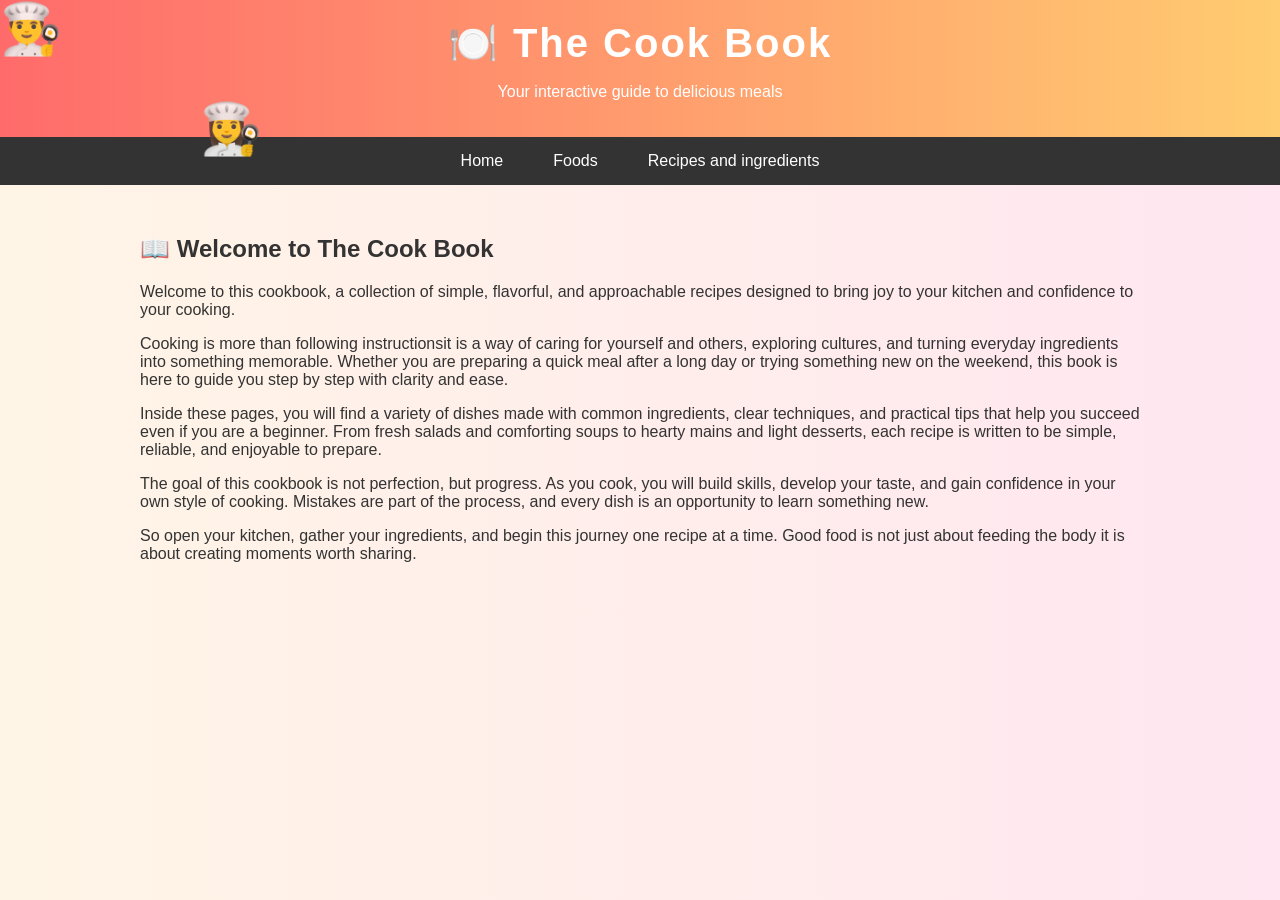
<file: index.html>
<!DOCTYPE html>
<html>
<head>
    <title>The Cook Book</title>
    <link rel="stylesheet" href="style.css">

    <style>
        /* FLOATING CHEF EMOJI */
        .chef {
            position: fixed;
            font-size: 50px;
            animation: floatChef 6s infinite ease-in-out;
            z-index: 999;
            opacity: 0.9;
        }

        @keyframes floatChef {
            0%   { transform: translate(0,0) rotate(0deg); }
            25%  { transform: translate(80px,120px) rotate(20deg); }
            50%  { transform: translate(200px,50px) rotate(-20deg); }
            75%  { transform: translate(120px,200px) rotate(15deg); }
            100% { transform: translate(0,0) rotate(0deg); }
        }
    </style>
</head>

<body>

<!-- Floating chef emojis -->
<div class="chef">👨‍🍳</div>
<div class="chef" style="top:100px; left:200px; animation-duration:8s;">👩‍🍳</div>

<header>
    <h1>🍽️ The Cook Book</h1>
    <p>Your interactive guide to delicious meals</p>
</header>

<nav>
    <a href="index.html">Home</a>
    <a href="jquery.html">Foods</a>
    <a href="ajax.html">Recipes and ingredients</a>
</nav>

<div class="container">

    <h2>📖 Welcome to The Cook Book</h2>

    <p>
        Welcome to this cookbook, a collection of simple, flavorful, and approachable recipes
        designed to bring joy to your kitchen and confidence to your cooking.
    </p>

    <p>
        Cooking is more than following instructionsit is a way of caring for yourself and others,
        exploring cultures, and turning everyday ingredients into something memorable.
        Whether you are preparing a quick meal after a long day or trying something new on the weekend,
        this book is here to guide you step by step with clarity and ease.
    </p>

    <p>
        Inside these pages, you will find a variety of dishes made with common ingredients, clear techniques,
        and practical tips that help you succeed even if you are a beginner.
        From fresh salads and comforting soups to hearty mains and light desserts,
        each recipe is written to be simple, reliable, and enjoyable to prepare.
    </p>

    <p>
        The goal of this cookbook is not perfection, but progress. As you cook, you will build skills,
        develop your taste, and gain confidence in your own style of cooking.
        Mistakes are part of the process, and every dish is an opportunity to learn something new.
    </p>

    <p>
        So open your kitchen, gather your ingredients, and begin this journey one recipe at a time.
        Good food is not just about feeding the body it is about creating moments worth sharing.
    </p>

    </div>

</div>

</body>
</html>
</file>
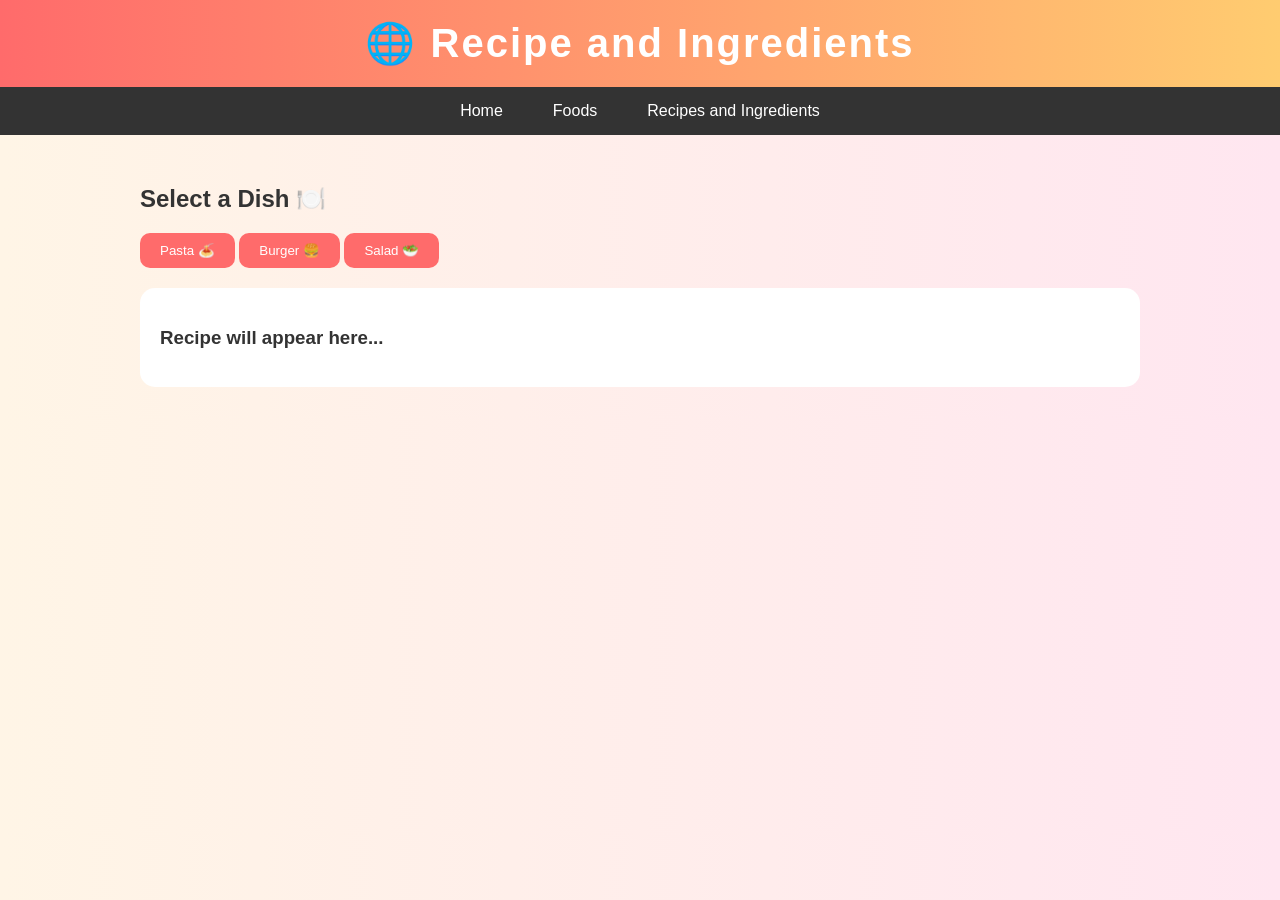
<file: ajax.html>
<!DOCTYPE html>
<html>
<head>
    <title>Recipes and Ingredients - The Cook Book</title>
    <link rel="stylesheet" href="style.css">
    <script src="https://code.jquery.com/jquery-3.6.0.min.js"></script>

    <style>
        #recipeBox ul {
            text-align: left;
        }

        .section-title {
            margin-top: 15px;
            color: #ff6b6b;
        }
    </style>
</head>

<body>

<header>
    <h1>🌐 Recipe and Ingredients</h1>
</header>

<nav>
    <a href="index.html">Home</a>
    <a href="jquery.html">Foods</a>
    <a href="ajax.html">Recipes and Ingredients</a>
</nav>

<div class="container">

    <h2>Select a Dish 🍽️</h2>

    <button onclick="loadRecipe('pasta')">Pasta 🍝</button>
    <button onclick="loadRecipe('burger')">Burger 🍔</button>
    <button onclick="loadRecipe('salad')">Salad 🥗</button>

    <div id="recipeBox">
        <h3>Recipe will appear here...</h3>
    </div>

</div>

<script>
function loadRecipe(food){

    const recipes = {
        pasta: {
            title: "Creamy Pasta 🍝",
            img: "images/pasta.jpg",
            ingredients: [
                "250–300 g pasta (spaghetti, penne, or fettuccine)",
                "2 chicken breasts (or any meat of choice)",
                "2–3 tbsp olive oil or butter",
                "4 cloves garlic (minced)",
                "1 cup heavy cream (or cooking cream)",
                "1/2 cup grated Parmesan cheese",
                "1 tsp salt (adjust to taste)",
                "1/2 tsp black pepper",
                "1 tsp paprika (optional)",
                "1/2 tsp chili flakes (optional)",
                "1 cup pasta water (reserved)",
                "Fresh parsley (optional garnish)"
            ],
            steps: [
                "Gather and prepare all ingredients before cooking.",
                "Boil salted water and cook pasta until al dente.",
                "Reserve 1 cup pasta water, then drain pasta.",
                "Cook chicken in oil/butter with seasoning until browned.",
                "Sauté garlic in same pan until fragrant.",
                "Add cream and cheese, stir until smooth sauce forms.",
                "Return chicken to pan and mix well.",
                "Add pasta and toss with sauce.",
                "Add pasta water if needed for consistency.",
                "Simmer 1 minute, then serve hot."
            ]
        },

        burger: {
            title: "Cheese Burger 🍔",
            img: "images/burger.jpg",
            ingredients: [
                "Ground beef (80/20 blend)",
                "Burger buns",
                "Cheese slices",
                "Salt",
                "Black pepper",
                "Butter",
                "Lettuce",
                "Tomato slices",
                "Onion",
                "Pickles",
                "Ketchup",
                "Mustard",
                "Mayonnaise"
            ],
            steps: [
                "Divide beef into equal portions and form patties.",
                "Press dent in center for even cooking.",
                "Season with salt and pepper.",
                "Cook patties 3–4 minutes per side.",
                "Add cheese and melt in last minute.",
                "Toast buns with butter.",
                "Assemble burger with toppings.",
                "Add sauces and serve hot."
            ]
        },

        salad: {
            title: "Healthy Salad 🥗",
            img: "images/salad.jpg",
            ingredients: [
                "Lettuce (2 cups)",
                "Tomato (1–2 medium)",
                "Cucumber (1 medium)",
                "Onion slices",
                "Olive oil (2–3 tbsp)",
                "Lemon juice (1–2 tbsp)",
                "Salt",
                "Black pepper"
            ],
            steps: [
                "Wash and chop lettuce.",
                "Cut tomatoes into pieces.",
                "Slice cucumber evenly.",
                "Add onion slices.",
                "Mix all vegetables in a bowl.",
                "Prepare olive oil and lemon dressing.",
                "Pour dressing over salad.",
                "Toss gently and serve fresh."
            ]
        }
    };

    $("#recipeBox").html("<p>Loading recipe...</p>");

    setTimeout(function(){

        let recipe = recipes[food];

        let ingredientsList = "<ul>";
        recipe.ingredients.forEach(item => {
            ingredientsList += `<li>${item}</li>`;
        });
        ingredientsList += "</ul>";

        let stepsList = "<ol>";
        recipe.steps.forEach(step => {
            stepsList += `<li>${step}</li>`;
        });
        stepsList += "</ol>";

        $("#recipeBox").html(`
            <h2>${recipe.title}</h2>
            <img src="${recipe.img}" style="width:100%; border-radius:10px;">

            <h3 class="section-title">🥕 Ingredients</h3>
            ${ingredientsList}

            <h3 class="section-title">👨‍🍳 Steps</h3>
            ${stepsList}
        `);

    }, 1000);
}
</script>

</body>
</html>
</file>
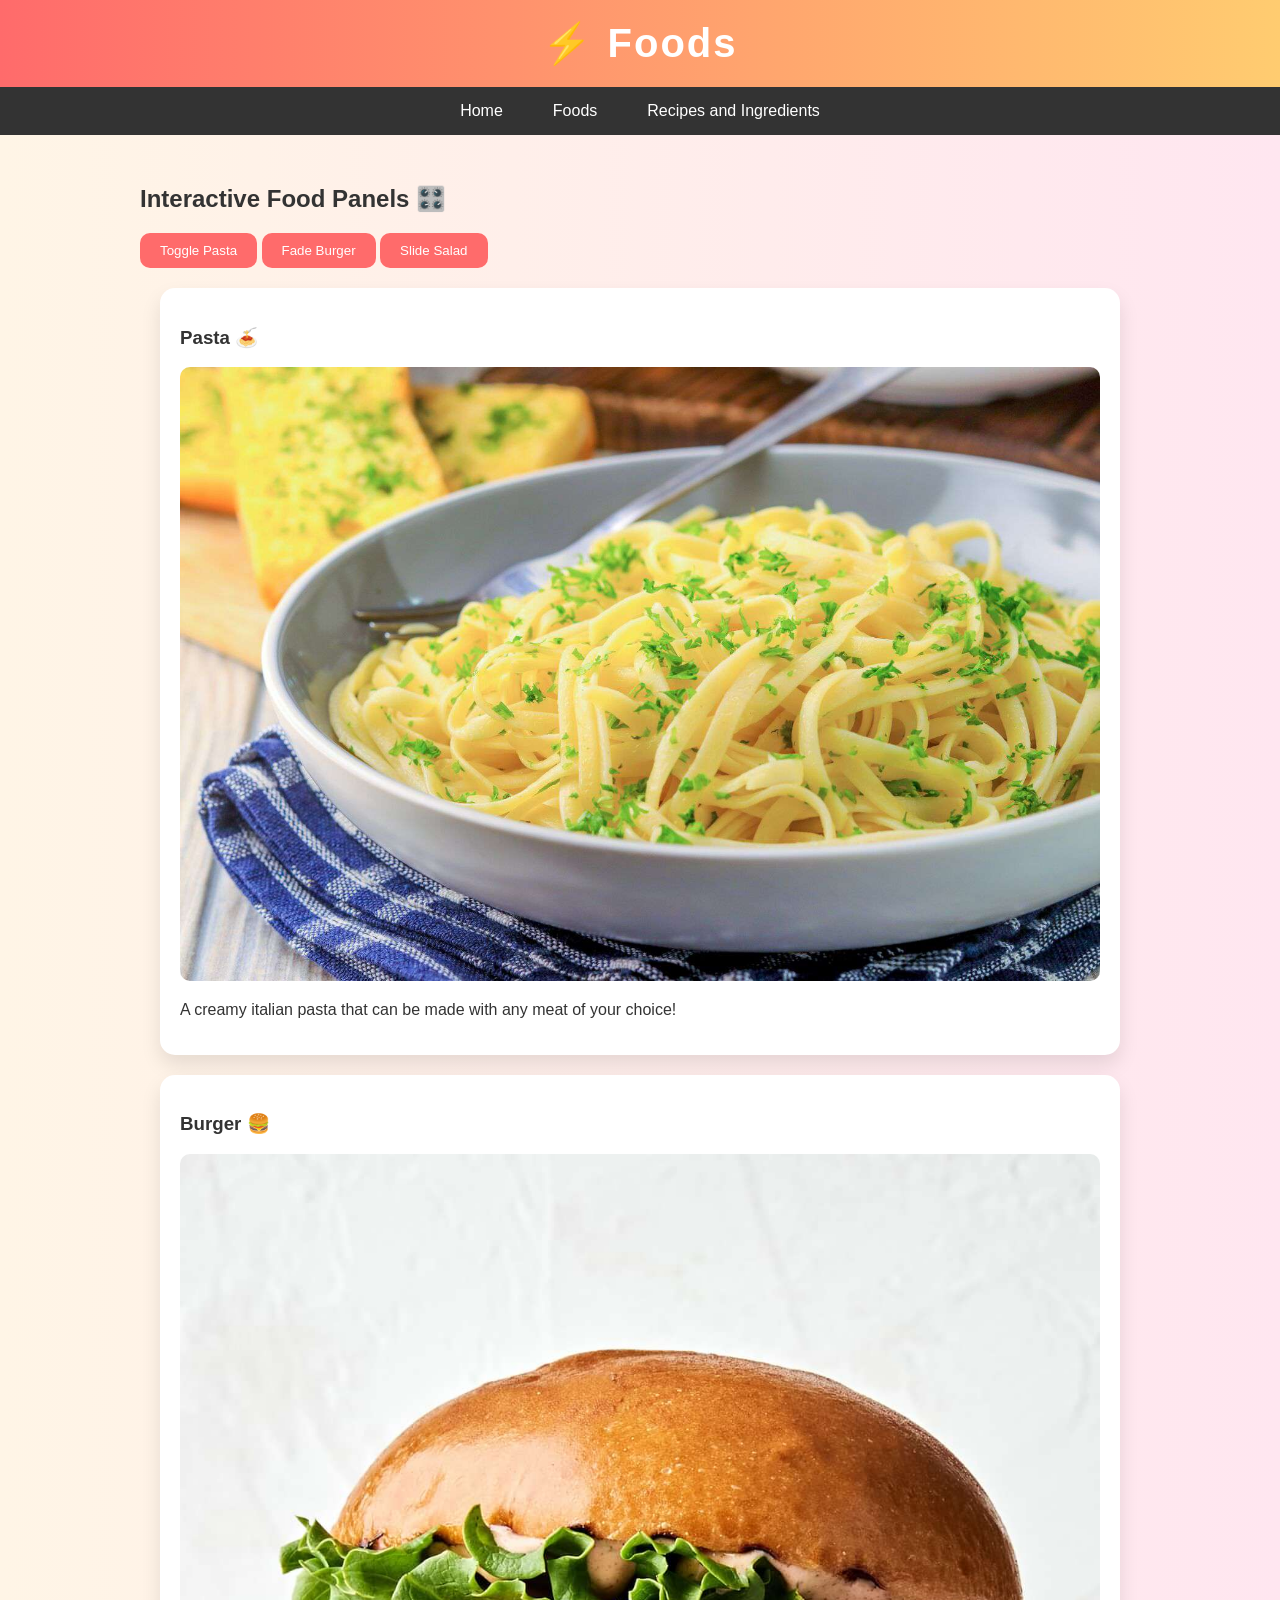
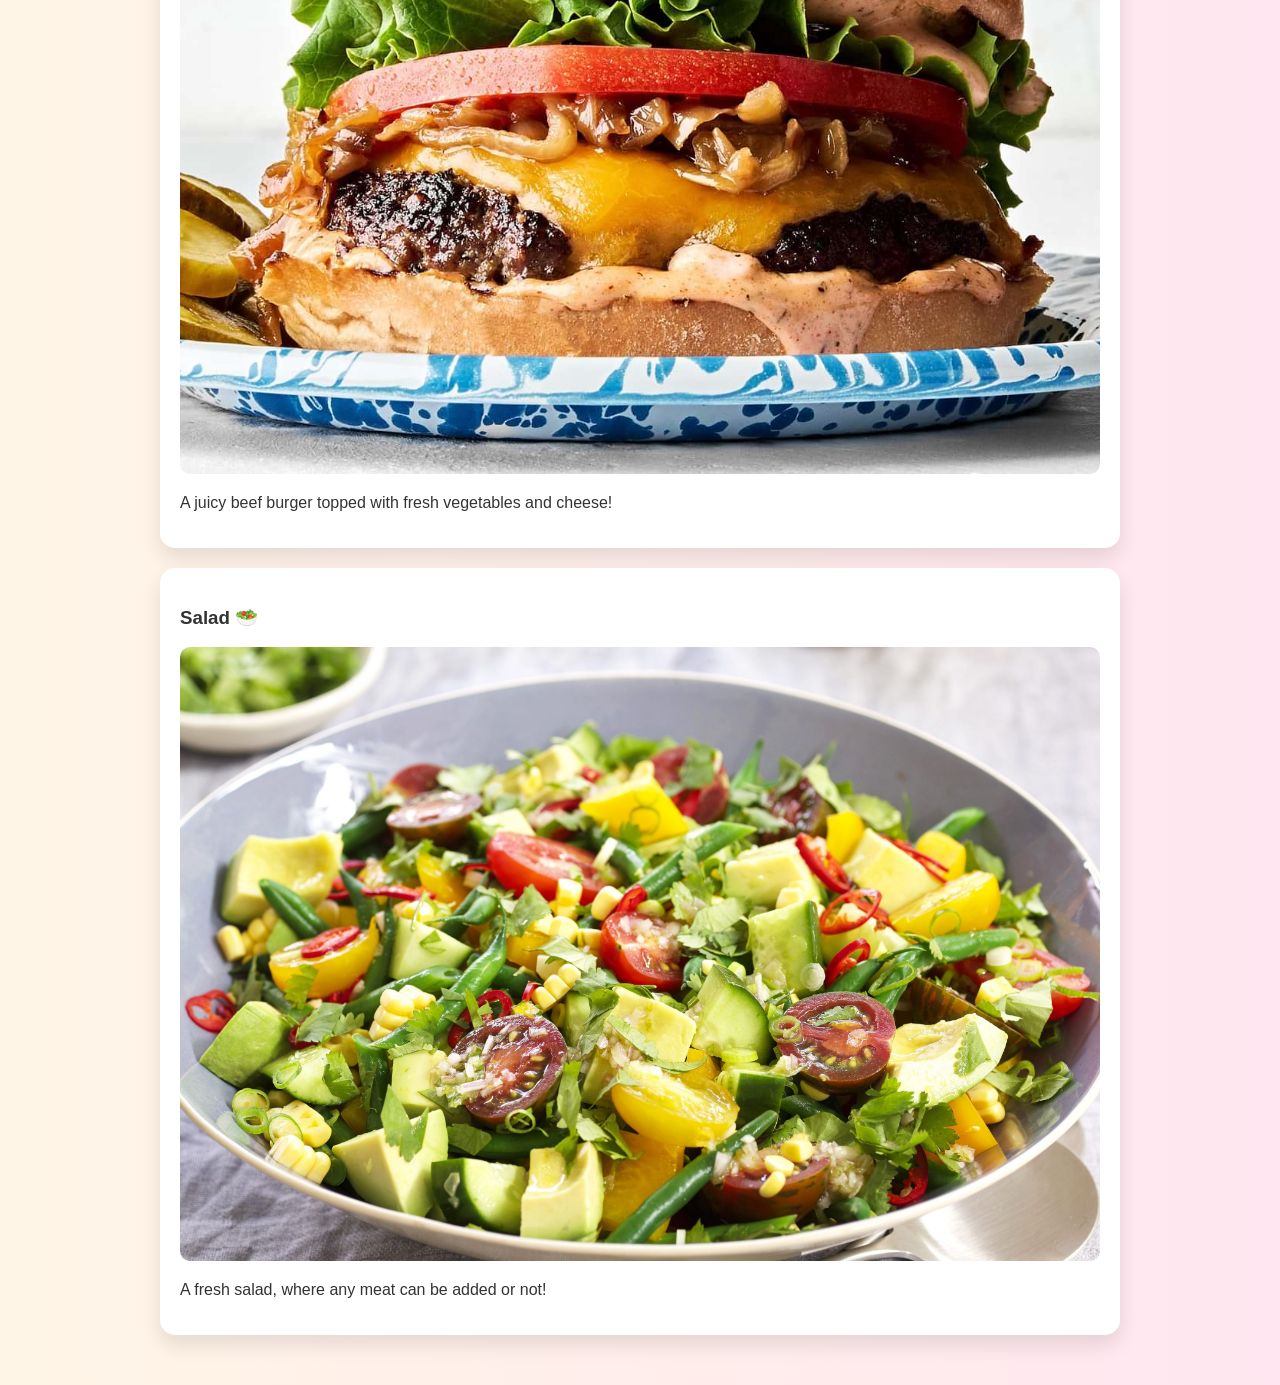
<file: jquery.html>
<!DOCTYPE html>
<html>
<head>
    <title>Foods - The Cook Book</title>
    <link rel="stylesheet" href="style.css">
    <script src="https://code.jquery.com/jquery-3.6.0.min.js"></script>
</head>
<body>

<header>
    <h1>⚡ Foods</h1>
</header>

<nav>
    <a href="index.html">Home</a>
    <a href="jquery.html">Foods</a>
    <a href="ajax.html">Recipes and Ingredients</a>
</nav>

<div class="container">

    <h2>Interactive Food Panels 🎛️</h2>

    <button id="togglePasta">Toggle Pasta</button>
    <button id="fadeBurger">Fade Burger</button>
    <button id="slideSalad">Slide Salad</button>

    <div class="card" id="pastaCard">
        <h3>Pasta 🍝</h3>
        <img src="images/pasta.jpg">
        <p>A creamy italian pasta that can be made with any meat of your choice!</p>
    </div>

    <div class="card" id="burgerCard">
        <h3>Burger 🍔</h3>
        <img src="images/burger.jpg">
        <p>A juicy beef burger topped with fresh vegetables and cheese!</p>
    </div>

    <div class="card" id="saladCard">
        <h3>Salad 🥗</h3>
        <img src="images/salad.jpg">
        <p>A fresh salad, where any meat can be added or not!</p>
    </div>

</div>

<script>
$(document).ready(function(){

    // Toggle Pasta
    $("#togglePasta").click(function(){
        $("#pastaCard").toggle(1000);
    });

    // Fade Burger
    $("#fadeBurger").click(function(){
        $("#burgerCard").fadeToggle(1000);
    });

    // Slide Salad
    $("#slideSalad").click(function(){
        $("#saladCard").slideToggle(1000);
    });

});
</script>

</body>
</html>
</file>
<file: style.css>
/* =========================
   THE COOK BOOK STYLES
   ========================= */

body {
    margin: 0;
    font-family: 'Segoe UI', sans-serif;
    background: linear-gradient(to right, #fff5e6, #ffe6f0);
    color: #333;
}

/* HEADER */
header {
    background: linear-gradient(to right, #ff6b6b, #ffcc70);
    padding: 20px;
    text-align: center;
    color: white;
}

header h1 {
    margin: 0;
    font-size: 40px;
    letter-spacing: 2px;
}

/* NAVIGATION */
nav {
    display: flex;
    justify-content: center;
    background: #333;
}

nav a {
    color: white;
    padding: 15px 25px;
    text-decoration: none;
    transition: 0.3s;
}

nav a:hover {
    background: #ff6b6b;
}

/* CONTAINERS */
.container {
    padding: 30px;
    max-width: 1000px;
    margin: auto;
}

/* FOOD CARDS */
.card {
    background: white;
    border-radius: 15px;
    padding: 20px;
    margin: 20px;
    box-shadow: 0 10px 20px rgba(0,0,0,0.1);
    transition: transform 0.3s;
}

.card:hover {
    transform: scale(1.05);
}

img {
    width: 100%;
    border-radius: 10px;
}

/* BUTTONS */
button {
    background: #ff6b6b;
    color: white;
    border: none;
    padding: 10px 20px;
    cursor: pointer;
    border-radius: 10px;
    transition: 0.3s;
}

button:hover {
    background: #333;
}

/* HIDDEN CONTENT (for jQuery) */
.hidden {
    display: none;
}

/* AJAX OUTPUT BOX */
#recipeBox {
    background: white;
    padding: 20px;
    border-radius: 15px;
    margin-top: 20px;
}
</file>
